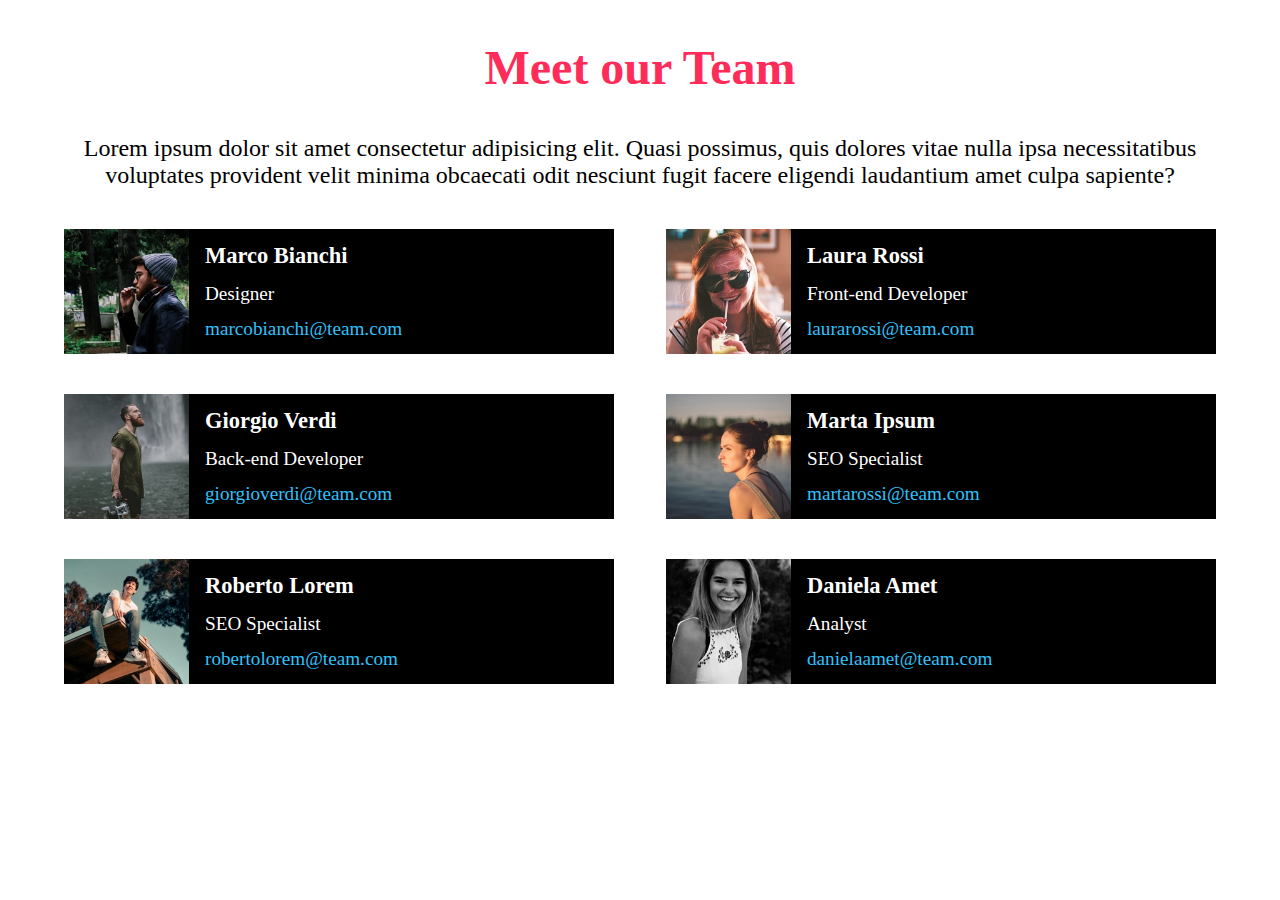
<file: index.html>
<!DOCTYPE html>
<html lang="en">

<head>
    <meta charset="UTF-8">
    <meta name="viewport" content="width=device-width, initial-scale=1.0">
    <title>js-our-team</title>
    <link rel="stylesheet" href="./assets/css/style.css">
</head>

<body class="debu">

    <main>
        <div id="jumbotron">
            <h1>Meet our Team</h1>
            <p>
                Lorem ipsum dolor sit amet consectetur adipisicing elit. Quasi possimus, quis dolores vitae nulla ipsa
                necessitatibus voluptates provident velit minima obcaecati odit nesciunt fugit facere eligendi
                laudantium amet culpa sapiente?
            </p>
        </div>

        <section id="cards">
            <div class="row d-flex">

            </div>
            </div>
        </section>
    </main>






    <script src="./assets/script.js"></script>
</body>

</html>
</file>
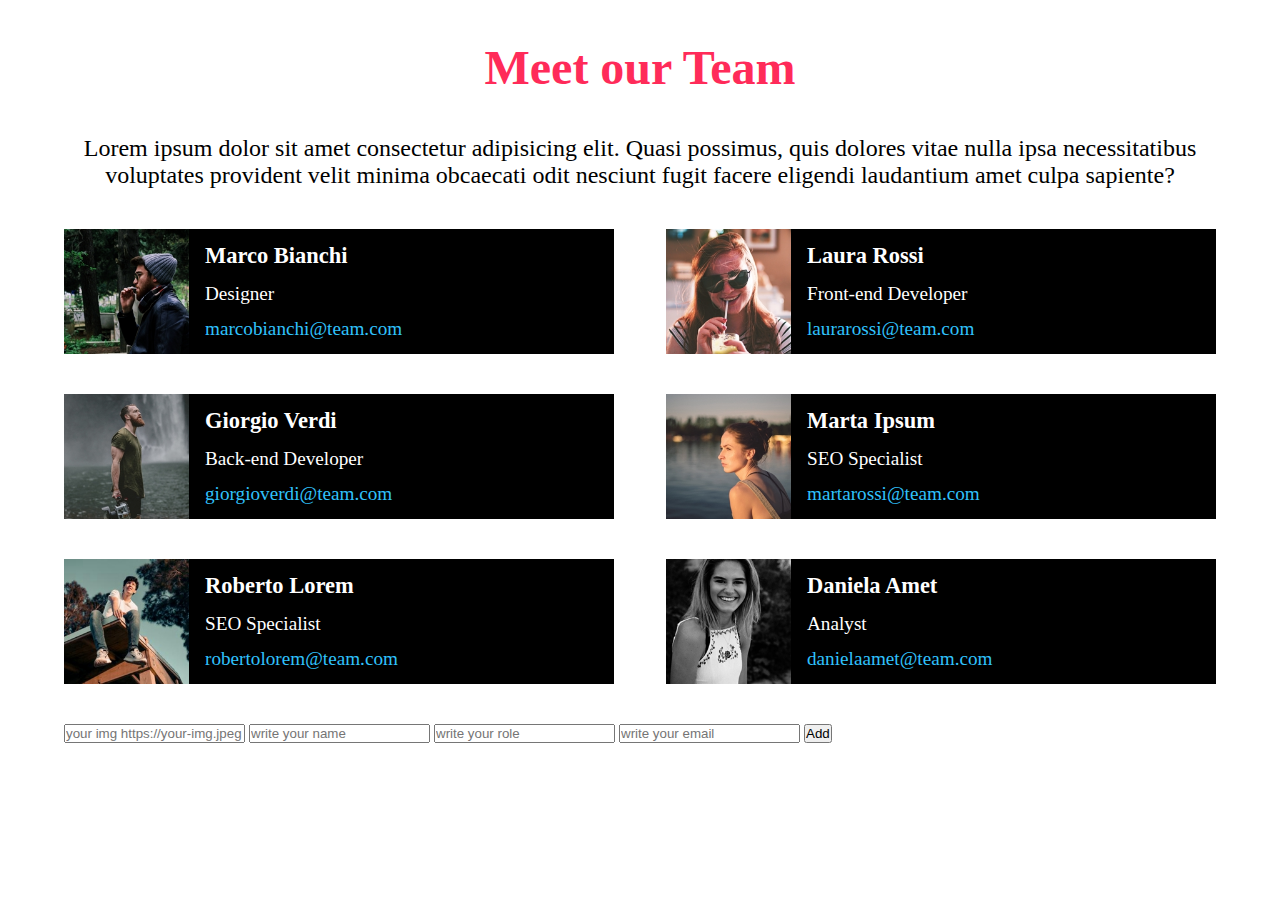
<file: bonus/index.html>
<!DOCTYPE html>
<html lang="en">

<head>
    <meta charset="UTF-8">
    <meta name="viewport" content="width=device-width, initial-scale=1.0">
    <title>js-our-team</title>
    <link rel="stylesheet" href="./css/style.css">
</head>

<body class="debu">

    <main>
        <div id="jumbotron">
            <h1>Meet our Team</h1>
            <p>
                Lorem ipsum dolor sit amet consectetur adipisicing elit. Quasi possimus, quis dolores vitae nulla ipsa
                necessitatibus voluptates provident velit minima obcaecati odit nesciunt fugit facere eligendi
                laudantium amet culpa sapiente?
            </p>
        </div>

        <section id="cards">
            <div class="row d-flex">

            </div>
        </section>

        <section id="new-member">
            <div>
                <form action="">
                    <label for=""></label>
                    <input id="img" type="text" placeholder="your img https://your-img.jpeg">

                    <label for=""></label>
                    <input id="name" type="text" placeholder="write your name">

                    <label for=""></label>
                    <input id="role" type="text" placeholder="write your role">

                    <label for=""></label>
                    <input id="email" type="text" placeholder="write your email">

                    <button type="submit">Add</button>
                </form>
            </div>
        </section>
    </main>






    <script src="./script.js"></script>
</body>

</html>
</file>
<file: assets/css/style.css>
/* #region common */
* {
    padding: 0;
    margin: 0;
    box-sizing: border-box;
}

:root {
    --primary-color: rgb(255, 43, 89);
    --secondary-color: white;
    --card-background-color: black;
    --hyper-color: rgb(48, 194, 252);
}

main {

    background-color: var(--secondary-color);
    margin: auto;
    width: 90%;
}

img {
    height: 100%;
}

a {
    text-decoration: none;
}

.d-flex {
    display: flex;
}

.row {
    flex-wrap: wrap;
    justify-content: space-between;
}



/* #region debug */
.debug {
    * {
        background-color: darkcyan;
        border: 2px dotted black;

        .card {
            background-color: grey;

            .img-container {
                background-color: orange;
            }

            .card-content {
                background-color: pink;

                * {
                    background-color: blueviolet;
                }
            }
        }
    }
}

/* #endregion debug */

/* #endregion common */




/* #region jumbotron */
#jumbotron {
    font-size: x-large;
    text-align: center;

    h1 {
        font-size: 3rem;
        padding: 2.5rem;
        color: var(--primary-color);
    }

    p {
        padding-bottom: 2.5rem;
    }
}

/* #endregion jumbotron */




/* #region cards */
#cards {

    color: var(--secondary-color);

    .card {
        background-color: var(--card-background-color);
        height: 125px;
        width: 550px;
        margin-bottom: 2.5rem;

        .img-container {
            width: fit-content;
        }

        .card-content {
            flex-direction: column;
            justify-content: space-evenly;
            font-size: larger;

            padding: 0 1rem;

            a {
                color: var(--hyper-color);
            }
        }
    }
}

/* #endregion cards */
</file>
<file: bonus/css/style.css>
/* #region common */
* {
    padding: 0;
    margin: 0;
    box-sizing: border-box;
}

:root {
    --primary-color: rgb(255, 43, 89);
    --secondary-color: white;
    --card-background-color: black;
    --hyper-color: rgb(48, 194, 252);
}

main {

    background-color: var(--secondary-color);
    margin: auto;
    width: 90%;
}

img {
    height: 100%;
}

a {
    text-decoration: none;
}

.d-flex {
    display: flex;
}

.row {
    flex-wrap: wrap;
    justify-content: space-between;
}



/* #region debug */
.debug {
    * {
        background-color: darkcyan;
        border: 2px dotted black;

        .card {
            background-color: grey;

            .img-container {
                background-color: orange;
            }

            .card-content {
                background-color: pink;

                * {
                    background-color: blueviolet;
                }
            }
        }
    }
}

/* #endregion debug */

/* #endregion common */




/* #region jumbotron */
#jumbotron {
    font-size: x-large;
    text-align: center;

    h1 {
        font-size: 3rem;
        padding: 2.5rem;
        color: var(--primary-color);
    }

    p {
        padding-bottom: 2.5rem;
    }
}

/* #endregion jumbotron */




/* #region cards */
#cards {

    color: var(--secondary-color);

    .card {
        background-color: var(--card-background-color);
        height: 125px;
        width: 550px;
        margin-bottom: 2.5rem;

        .img-container {
            width: fit-content;
        }

        .card-content {
            flex-direction: column;
            justify-content: space-evenly;
            font-size: larger;

            padding: 0 1rem;

            a {
                color: var(--hyper-color);
            }
        }
    }
}

/* #endregion cards */
</file>
